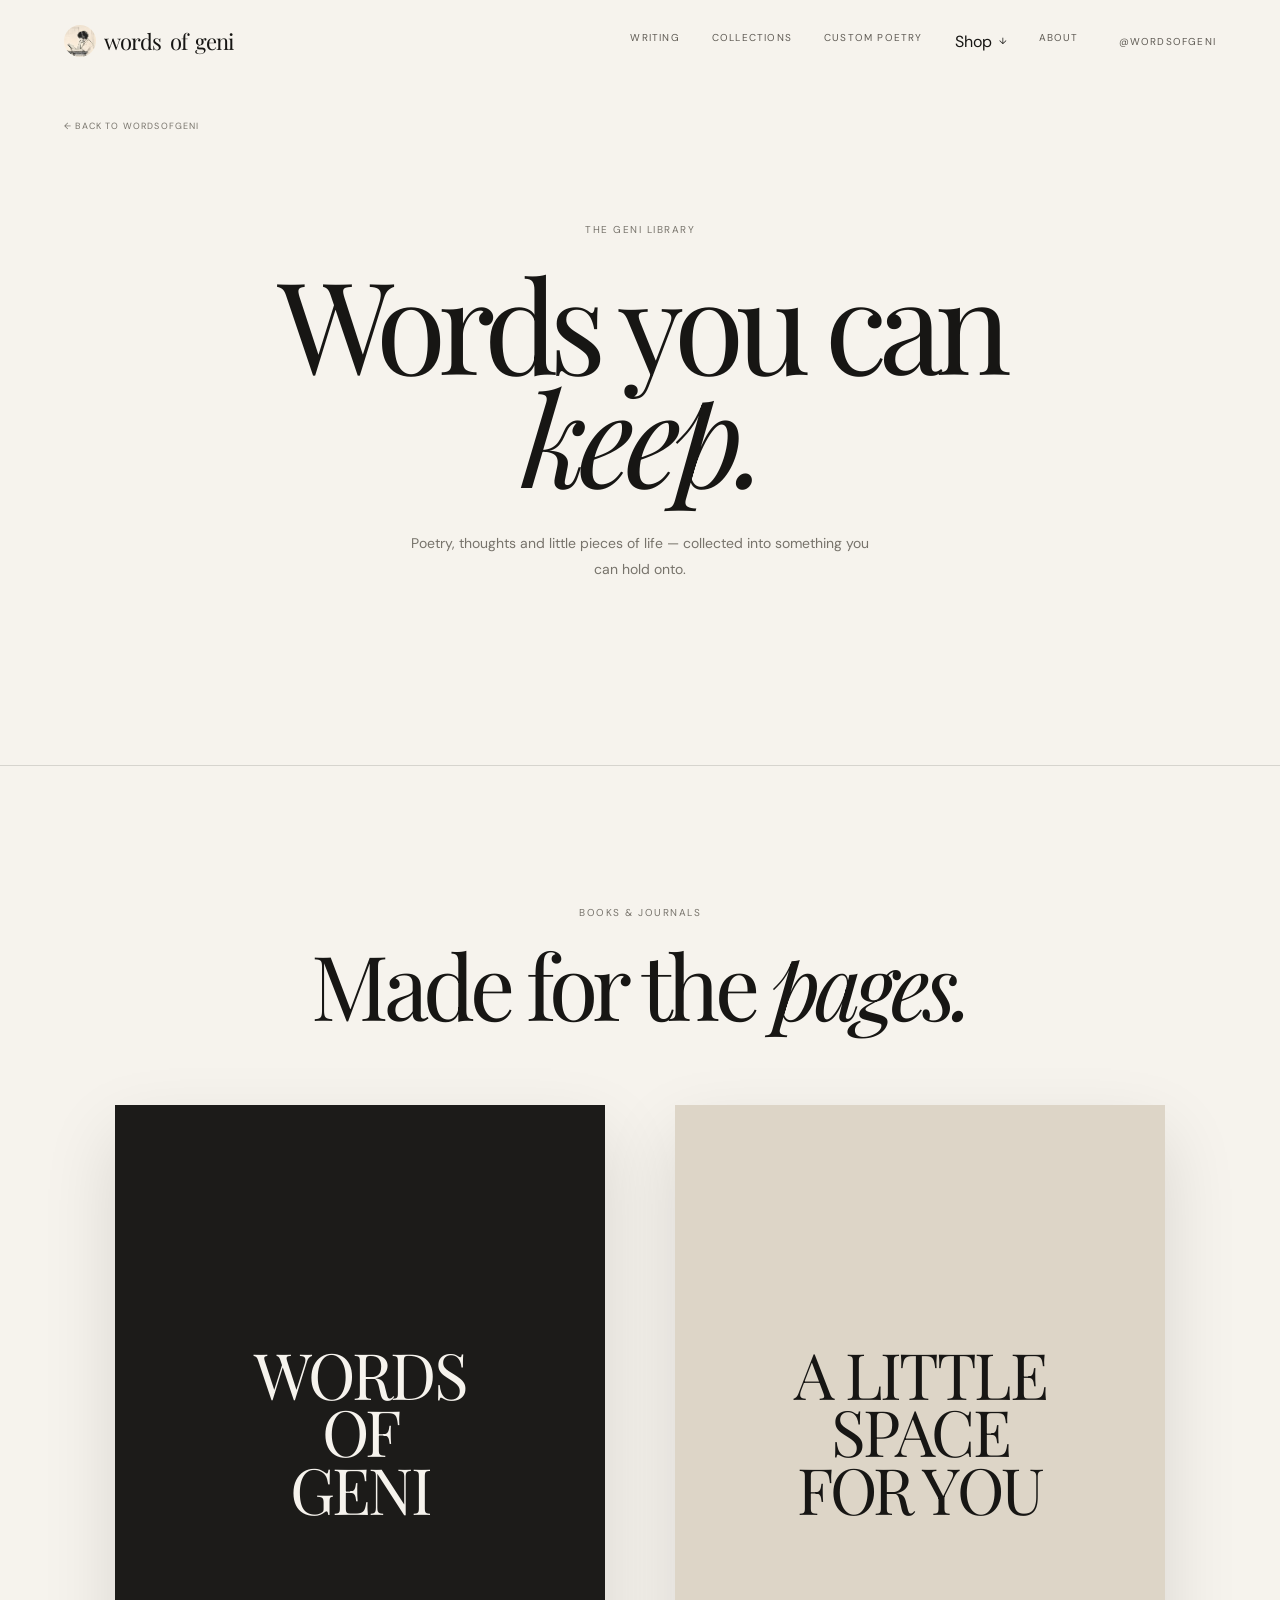
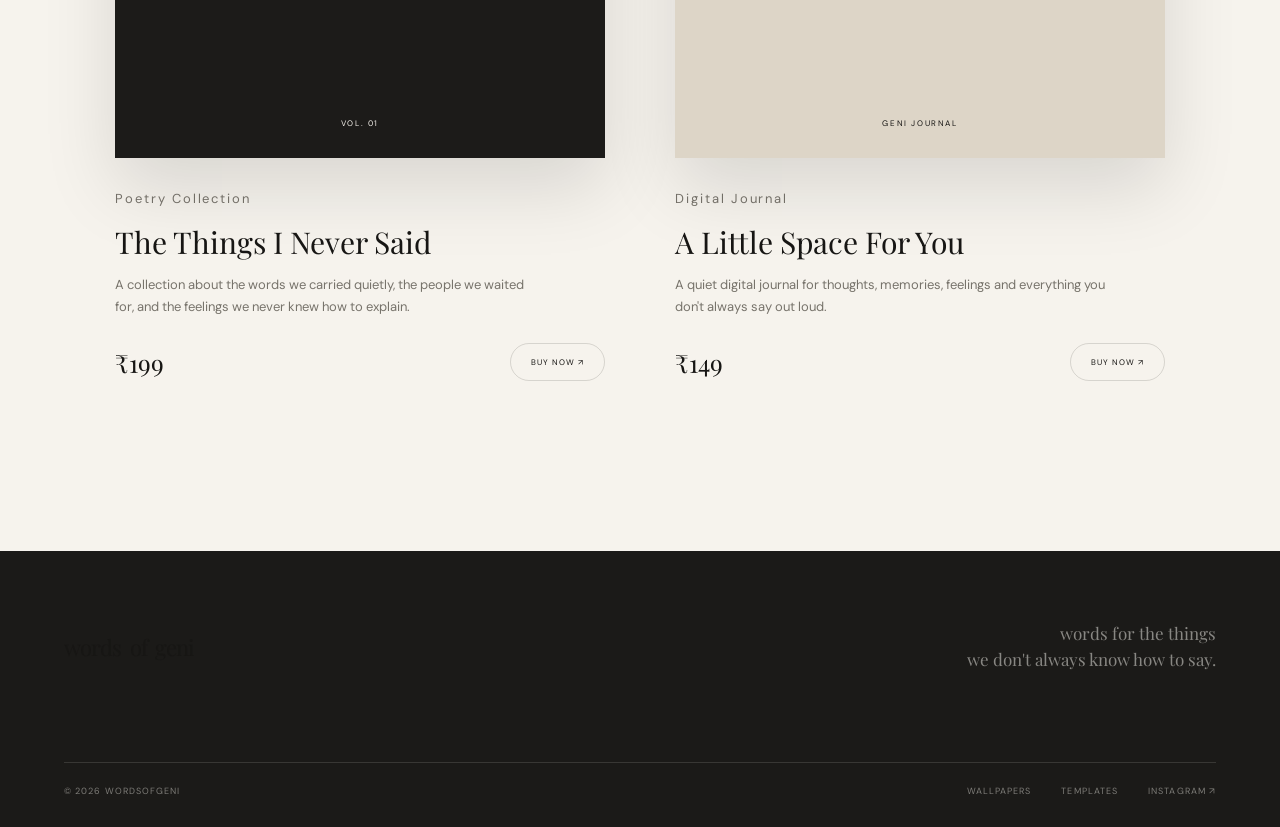
<file: book.html>
<!DOCTYPE html>
<html lang="en">

<head>
  <meta charset="UTF-8">

  <meta
    name="viewport"
    content="width=device-width, initial-scale=1.0"
  >

  <title>Books — WordsofGeni</title>

  <link rel="preconnect" href="https://fonts.googleapis.com">
  <link rel="preconnect" href="https://fonts.gstatic.com" crossorigin>

  <link
    href="https://fonts.googleapis.com/css2?family=DM+Sans:wght@400;500;600&family=Playfair+Display:ital,wght@0,400;0,500;1,400;1,500&display=swap"
    rel="stylesheet"
  >

  <link rel="stylesheet" href="style.css">
</head>

<body class="shop-page">

  <header class="header">

    <a href="index.html" class="logo">
         <img src="./img/geni.jpg" alt="WordsofGeni">
      words <span>of</span> geni
    </a>

    <nav class="nav">

      <a href="../index.html#writing">
        Writing
      </a>

      <a href="../index.html#collections">
        Collections
      </a>

      <a href="../index.html#custom-poem">
        Custom Poetry
      </a>


      <div class="nav-shop">

        <button class="shop-trigger">
          Shop
          <span>↓</span>
        </button>


        <div class="shop-dropdown">

          <a href="../book.html">
            <span>01</span>
            Books
          </a>

          <a href="../Wallpaper/wallpaper.html">
            <span>02</span>
            Wallpapers
          </a>

          <a href="../templates.html">
            <span>03</span>
            Templates
          </a>

        </div>

      </div>


      <a href="../index.html#about">
        About
      </a>

    </nav>


    <a
      href="https://instagram.com/wordsofgeni"
      target="_blank"
      class="instagram"
    >
      @wordsofgeni
    </a>

  </header>


  <main>

    <section class="shop-hero">

      <a href="index.html" class="back-link">
        ← Back to WordsofGeni
      </a>

      <div class="shop-hero-content reveal">

        <p class="label">
          The Geni Library
        </p>

        <h1>
          Words you can
          <em>keep.</em>
        </h1>

        <p>
          Poetry, thoughts and little pieces
          of life — collected into something
          you can hold onto.
        </p>

      </div>

    </section>


    <section class="products-section">

      <div class="shop-heading reveal">

        <p class="label">
          Books & Journals
        </p>

        <h2>
          Made for the
          <em>pages.</em>
        </h2>

      </div>


      <div class="product-grid">


        <!-- BOOK 01 -->

        <article class="product-card reveal">

          <div class="product-cover book-cover-one">

            <span>WORDS<br>OF<br>GENI</span>

            <small>
              VOL. 01
            </small>

          </div>

          <div class="product-info">

            <p class="product-type">
              Poetry Collection
            </p>

            <h3>
              The Things I Never Said
            </h3>

            <p>
              A collection about the words
              we carried quietly, the people
              we waited for, and the feelings
              we never knew how to explain.
            </p>

            <div class="product-bottom">

              <strong>
                ₹199
              </strong>

              <a href="#" class="product-button">
                Buy now ↗
              </a>

            </div>

          </div>

        </article>


        <!-- JOURNAL -->

        <article class="product-card reveal delay-1">

          <div class="product-cover book-cover-two">

            <span>
              A LITTLE<br>
              SPACE<br>
              FOR YOU
            </span>

            <small>
              GENI JOURNAL
            </small>

          </div>

          <div class="product-info">

            <p class="product-type">
              Digital Journal
            </p>

            <h3>
              A Little Space For You
            </h3>

            <p>
              A quiet digital journal for
              thoughts, memories, feelings
              and everything you don't always
              say out loud.
            </p>

            <div class="product-bottom">

              <strong>
                ₹149
              </strong>

              <a href="#" class="product-button">
                Buy now ↗
              </a>

            </div>

          </div>

        </article>


      </div>

    </section>

  </main>


  <footer>

    <div class="footer-top">

      <a href="index.html" class="logo">
        words <span>of</span> geni
      </a>

      <p>
        words for the things<br>
        we don't always know how to say.
      </p>

    </div>

    <div class="footer-bottom">

      <span>
        © 2026 WordsofGeni
      </span>

      <div>

        <a href="wallpapers.html">
          wallpapers
        </a>

        <a href="templates.html">
          templates
        </a>

        <a href="https://instagram.com/wordsofgeni" target="_blank">
          instagram ↗
        </a>

      </div>

    </div>

  </footer>


  <script src="script.js"></script>

</body>
</html>
</file>
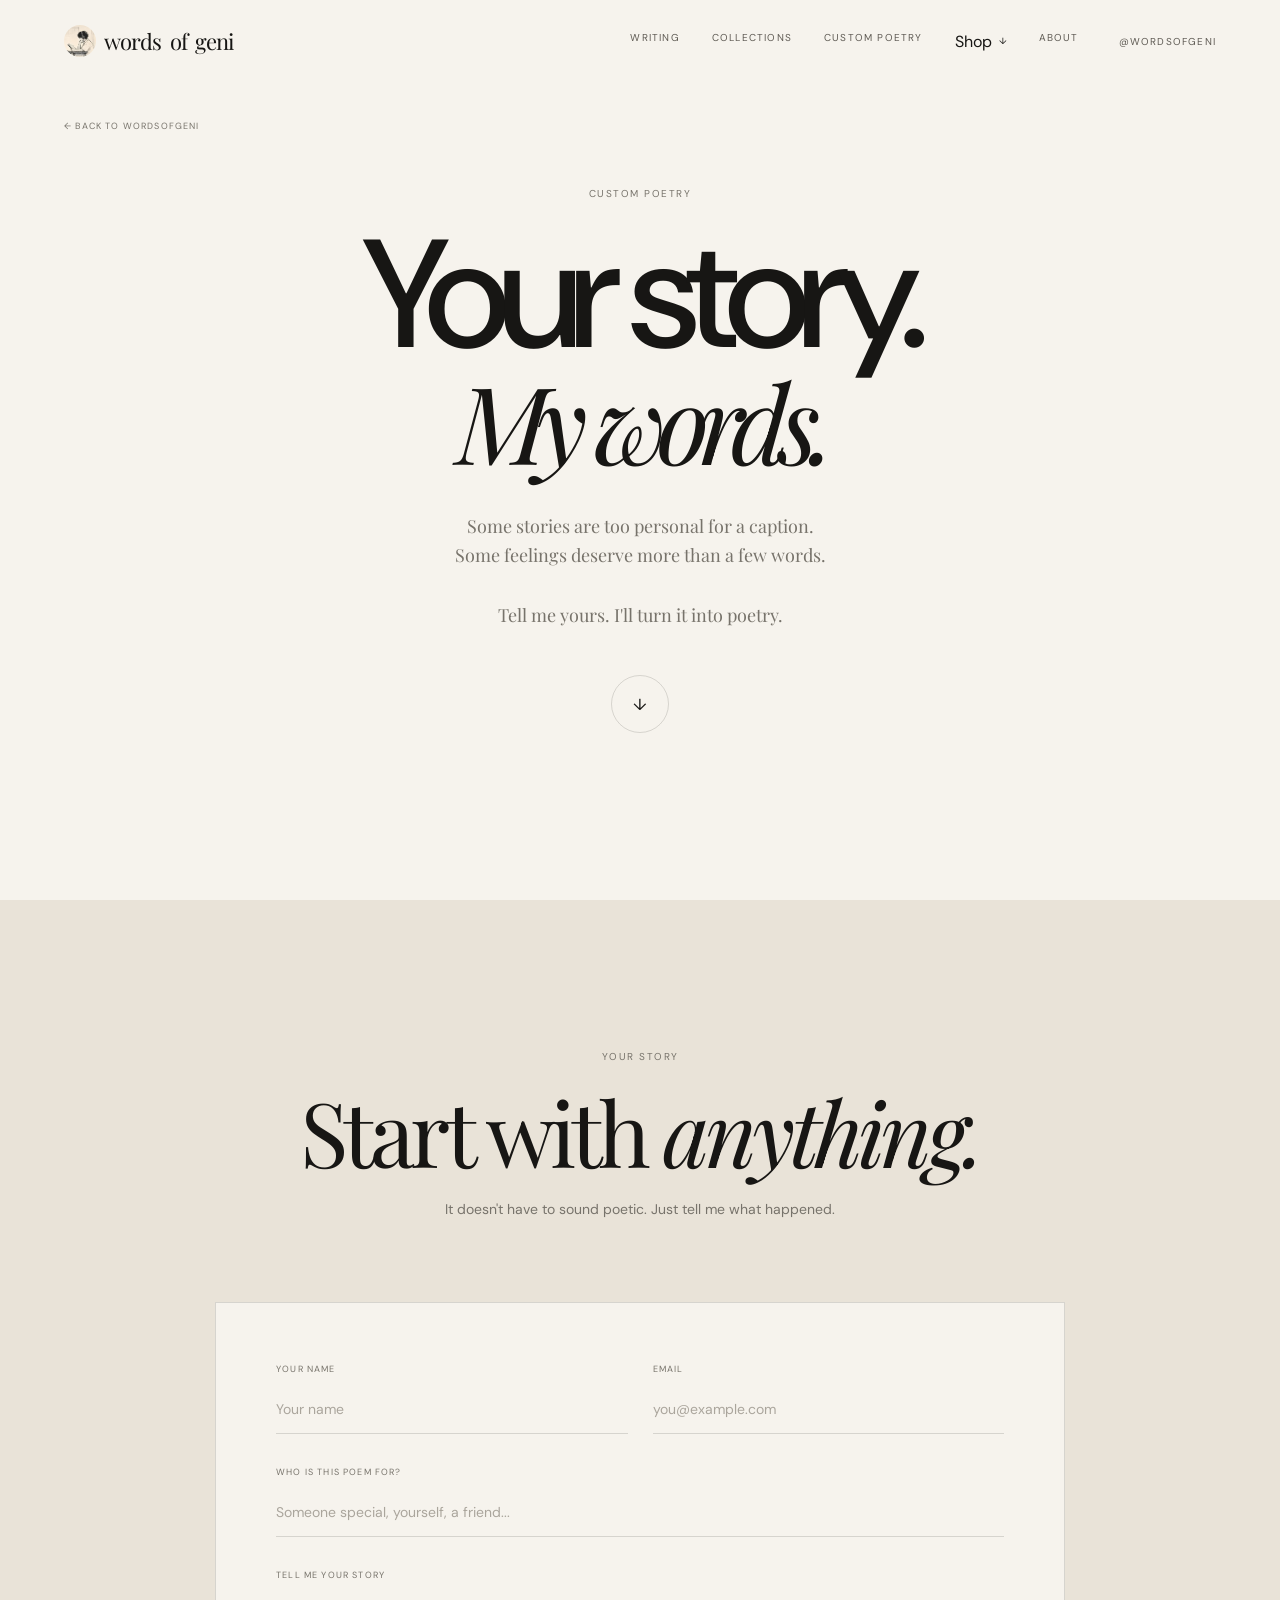
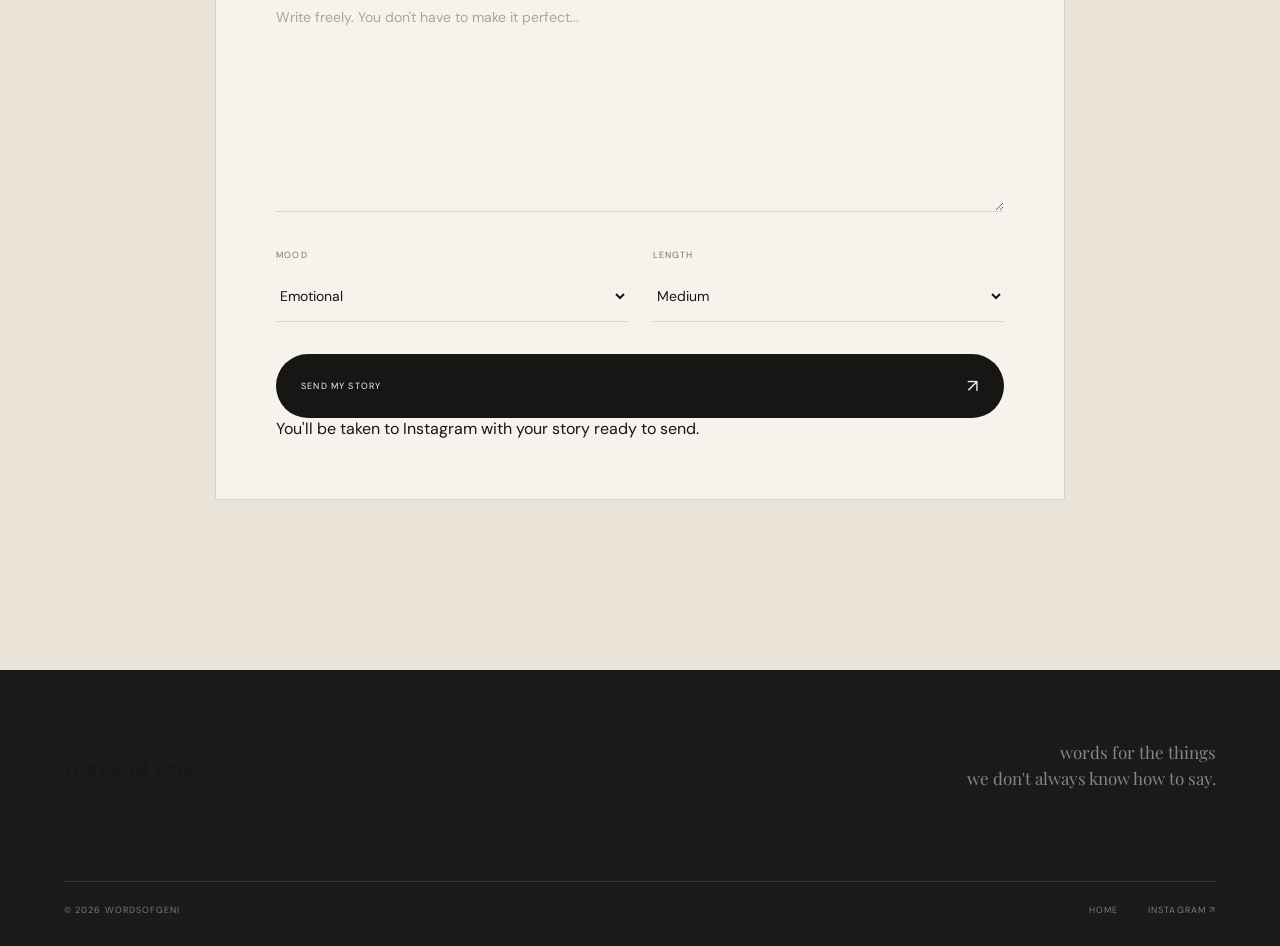
<file: custom-poem.html>
<!DOCTYPE html>
<html lang="en">

<head>

    <meta charset="UTF-8">

    <meta name="viewport" content="width=device-width, initial-scale=1.0">

    <title>Custom Poetry — WordsofGeni</title>

    <link rel="preconnect" href="https://fonts.googleapis.com">

    <link rel="preconnect" href="https://fonts.gstatic.com" crossorigin>

    <link
        href="https://fonts.googleapis.com/css2?family=DM+Sans:wght@400;500;600&family=Playfair+Display:ital,wght@0,400;0,500;1,400;1,500&display=swap"
        rel="stylesheet">

    <link rel="stylesheet" href="style.css">

</head>


<body class="custom-page">


    <!-- HEADER -->

    <header class="header">

        <a href="index.html" class="logo">
             <img src="./img/geni.jpg" alt="WordsofGeni">
            words <span>of</span> geni
        </a>


        <nav class="nav">

            <a href="index.html#writing">
                Writing
            </a>

            <a href="index.html#collections">
                Collections
            </a>

            <a href="custom-poem.html">
                Custom Poetry
            </a>
            <div class="nav-shop">

                <button class="shop-trigger">
                    Shop
                    <span>↓</span>
                </button>


                <div class="shop-dropdown">

                    <a href="book.html">
                        <span>01</span>
                        Books
                    </a>

                    <a href="wallpaper.html">
                        <span>02</span>
                        Wallpapers
                    </a>

                    <a href="templates.html">
                        <span>03</span>
                        Templates
                    </a>

                </div>

            </div>

            <a href="index.html#about">
                About
            </a>

        </nav>


        <a href="https://instagram.com/wordsofgeni" target="_blank" class="instagram">
            @wordsofgeni
        </a>


        <button class="menu-btn">

            <span></span>
            <span></span>

        </button>

    </header>



    <!-- PAGE -->

    <main>


        <section class="custom-hero">


            <a href="index.html" class="back-link">
                ← Back to WordsofGeni
            </a>


            <div class="custom-page-content">


                <p class="label reveal">
                    Custom Poetry
                </p>


                <h1>

                    <span class="reveal">
                        Your story.
                    </span>

                    <span class="serif italic reveal delay-1">
                        My words.
                    </span>

                </h1>


                <p class="custom-description reveal delay-2">

                    Some stories are too personal
                    for a caption.

                    <br>

                    Some feelings deserve more
                    than a few words.

                    <br><br>

                    Tell me yours.
                    I'll turn it into poetry.

                </p>


                <a href="#request" class="circle-btn reveal delay-3">
                    ↓
                </a>


            </div>


        </section>



        <!-- REQUEST SECTION -->

        <section class="request-section" id="request">


            <div class="request-heading reveal">

                <p class="label">
                    Your story
                </p>

                <h2>
                    Start with
                    <em>anything.</em>
                </h2>

                <p>
                    It doesn't have to sound poetic.
                    Just tell me what happened.
                </p>

            </div>



            <form class="request-form">


                <div class="form-row">


                    <div class="form-group">

                        <label>
                            Your name
                        </label>

                        <input type="text" placeholder="Your name" required>

                    </div>


                    <div class="form-group">

                        <label>
                            Email
                        </label>

                        <input type="email" placeholder="you@example.com" required>

                    </div>


                </div>



                <div class="form-group">

                    <label>
                        Who is this poem for?
                    </label>

                    <input type="text" placeholder="Someone special, yourself, a friend..." required>

                </div>



                <div class="form-group">

                    <label>
                        Tell me your story
                    </label>

                    <textarea rows="8" placeholder="Write freely. You don't have to make it perfect..."
                        required></textarea>

                </div>



                <div class="form-row">


                    <div class="form-group">

                        <label>
                            Mood
                        </label>

                        <select>

                            <option>Emotional</option>
                            <option>Romantic</option>
                            <option>Healing</option>
                            <option>Hopeful</option>
                            <option>Deep</option>
                            <option>Bittersweet</option>

                        </select>

                    </div>


                    <div class="form-group">

                        <label>
                            Length
                        </label>

                        <select>

                            <option>Short</option>
                            <option selected>Medium</option>
                            <option>Long</option>

                        </select>

                    </div>


                </div>



                <button type="submit" class="submit-poem">

                    <span>
                        Send my story
                    </span>

                    <span>
                        ↗
                    </span>

                </button>
                <p class="form-note">
                    You'll be taken to Instagram with your story ready to send.
                </p>


            </form>


        </section>


    </main>



    <!-- FOOTER -->

    <footer>

        <div class="footer-top">

            <a href="index.html" class="logo">
                words <span>of</span> geni
            </a>


            <p>
                words for the things<br>
                we don't always know how to say.
            </p>

        </div>


        <div class="footer-bottom">

            <span>
                © 2026 WordsofGeni
            </span>


            <div>

                <a href="index.html">
                    home
                </a>

                <a href="https://instagram.com/wordsofgeni" target="_blank">
                    instagram ↗
                </a>

            </div>

        </div>

    </footer>


    <script src="script.js"></script>

</body>

</html>
</file>
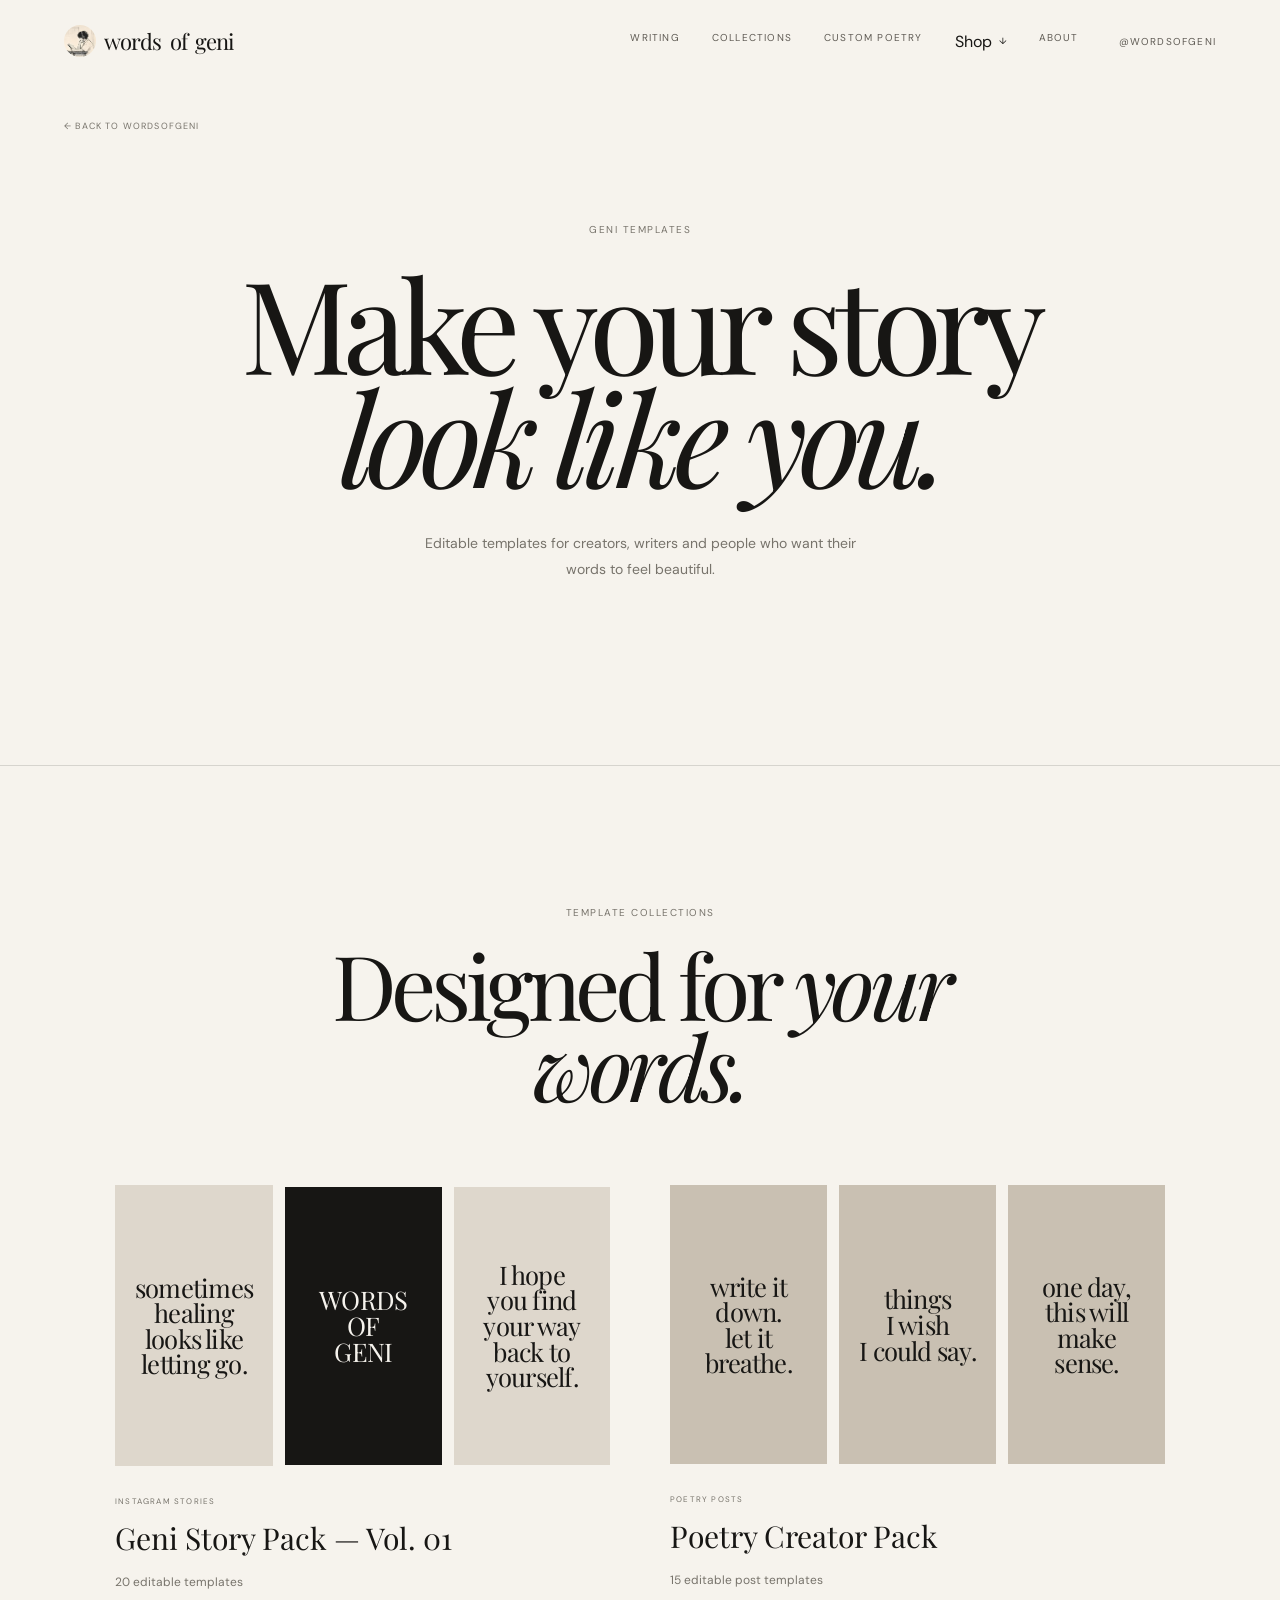
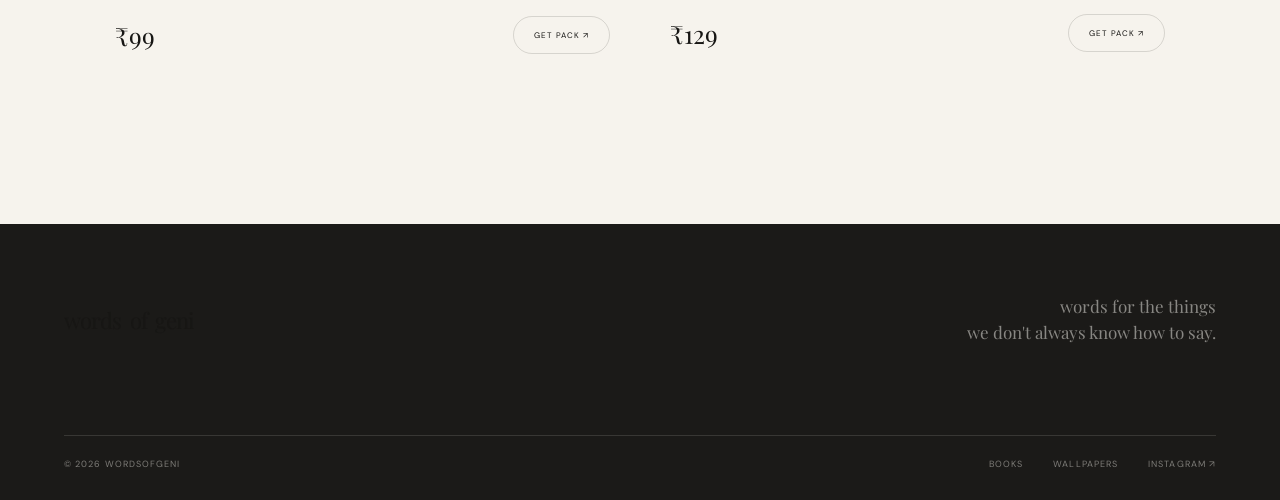
<file: templates.html>
<!DOCTYPE html>
<html lang="en">

<head>

    <meta charset="UTF-8">

    <meta name="viewport" content="width=device-width, initial-scale=1.0">

    <title>Templates — WordsofGeni</title>

    <link rel="preconnect" href="https://fonts.googleapis.com">

    <link
        href="https://fonts.googleapis.com/css2?family=DM+Sans:wght@400;500;600&family=Playfair+Display:ital,wght@0,400;0,500;1,400;1,500&display=swap"
        rel="stylesheet">

    <link rel="stylesheet" href="style.css">

</head>


<body class="shop-page">


    <header class="header">

        <a href="index.html" class="logo">
            <img src="./img/geni.jpg" alt="WordsofGeni">
            words <span>of</span> geni
        </a>

        <nav class="nav">

            <a href="../index.html#writing">
                Writing
            </a>

            <a href="../index.html#collections">
                Collections
            </a>

            <a href="../index.html#custom-poem">
                Custom Poetry
            </a>


            <div class="nav-shop">

                <button class="shop-trigger">
                    Shop
                    <span>↓</span>
                </button>


                <div class="shop-dropdown">

                    <a href="../book.html">
                        <span>01</span>
                        Books
                    </a>

                    <a href="../Wallpaper/wallpaper.html">
                        <span>02</span>
                        Wallpapers
                    </a>

                    <a href="../templates.html">
                        <span>03</span>
                        Templates
                    </a>

                </div>

            </div>


            <a href="../index.html#about">
                About
            </a>

        </nav>


        <a href="https://instagram.com/wordsofgeni" target="_blank" class="instagram">
            @wordsofgeni
        </a>

    </header>


    <main>


        <section class="shop-hero template-hero">

            <a href="index.html" class="back-link">
                ← Back to WordsofGeni
            </a>

            <div class="shop-hero-content reveal">

                <p class="label">
                    Geni Templates
                </p>

                <h1>
                    Make your story
                    <em>look like you.</em>
                </h1>

                <p>
                    Editable templates for creators,
                    writers and people who want their
                    words to feel beautiful.
                </p>

            </div>

        </section>


        <section class="products-section">

            <div class="shop-heading reveal">

                <p class="label">
                    Template Collections
                </p>

                <h2>
                    Designed for
                    <em>your words.</em>
                </h2>

            </div>


            <div class="template-grid">


                <article class="template-product reveal">

                    <div class="template-preview">

                        <div class="template-slide">
                            <span>
                                sometimes<br>
                                healing<br>
                                looks like<br>
                                letting go.
                            </span>
                        </div>

                        <div class="template-slide small-slide">
                            <span>
                                WORDS<br>
                                OF<br>
                                GENI
                            </span>
                        </div>

                        <div class="template-slide">
                            <span>
                                I hope<br>
                                you find<br>
                                your way<br>
                                back to yourself.
                            </span>
                        </div>

                    </div>


                    <div class="template-info">

                        <p>
                            INSTAGRAM STORIES
                        </p>

                        <h3>
                            Geni Story Pack — Vol. 01
                        </h3>

                        <span>
                            20 editable templates
                        </span>

                        <div class="product-bottom">

                            <strong>
                                ₹99
                            </strong>

                            <a href="#" class="product-button">
                                Get pack ↗
                            </a>

                        </div>

                    </div>

                </article>


                <article class="template-product reveal delay-1">

                    <div class="template-preview">

                        <div class="template-slide quote-slide">
                            <span>
                                write it down.<br>
                                let it breathe.
                            </span>
                        </div>

                        <div class="template-slide quote-slide">
                            <span>
                                things<br>
                                I wish<br>
                                I could say.
                            </span>
                        </div>

                        <div class="template-slide quote-slide">
                            <span>
                                one day,<br>
                                this will<br>
                                make sense.
                            </span>
                        </div>

                    </div>


                    <div class="template-info">

                        <p>
                            POETRY POSTS
                        </p>

                        <h3>
                            Poetry Creator Pack
                        </h3>

                        <span>
                            15 editable post templates
                        </span>

                        <div class="product-bottom">

                            <strong>
                                ₹129
                            </strong>

                            <a href="#" class="product-button">
                                Get pack ↗
                            </a>

                        </div>

                    </div>

                </article>


            </div>

        </section>

    </main>


    <footer>

        <div class="footer-top">

            <a href="index.html" class="logo">
                words <span>of</span> geni
            </a>

            <p>
                words for the things<br>
                we don't always know how to say.
            </p>

        </div>

        <div class="footer-bottom">

            <span>
                © 2026 WordsofGeni
            </span>

            <div>

                <a href="books.html">books</a>

                <a href="wallpapers.html">wallpapers</a>

                <a href="https://instagram.com/wordsofgeni" target="_blank">
                    instagram ↗
                </a>

            </div>

        </div>

    </footer>


    <script src="script.js"></script>

</body>

</html>
</file>
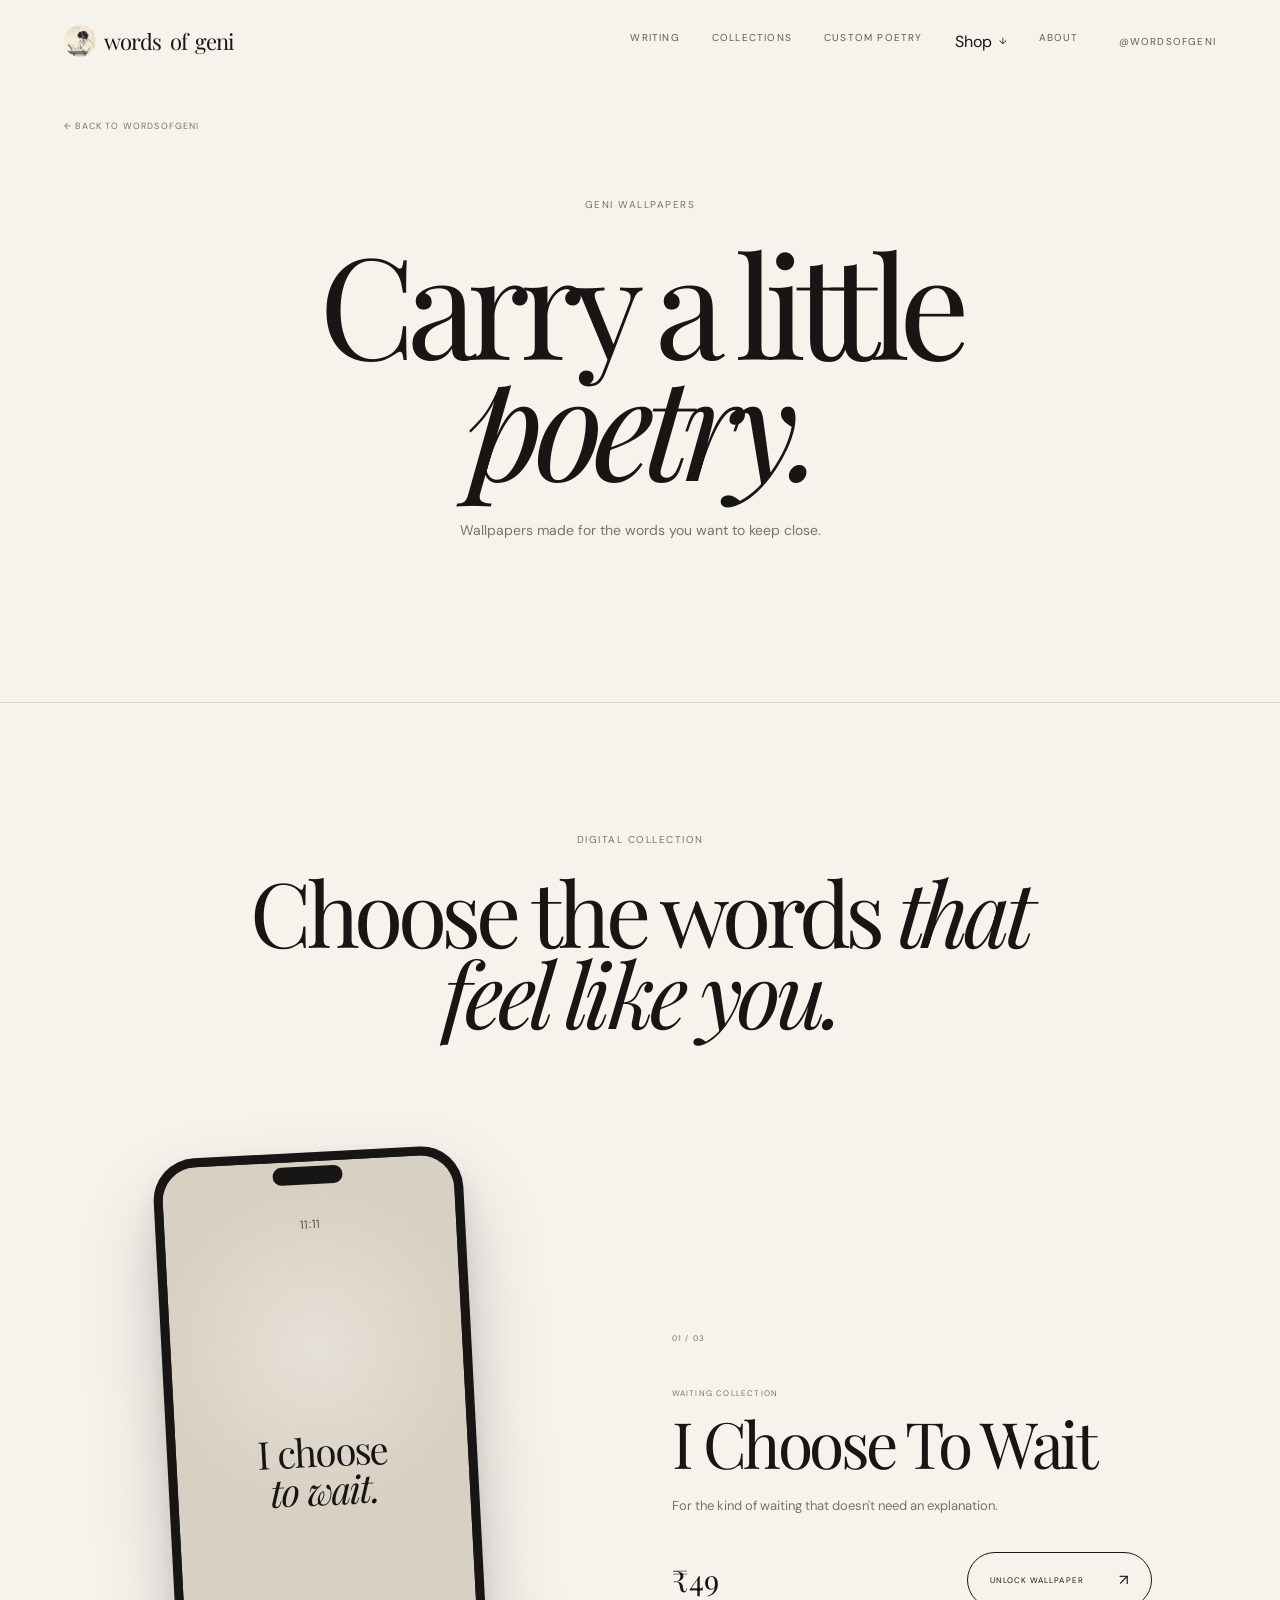
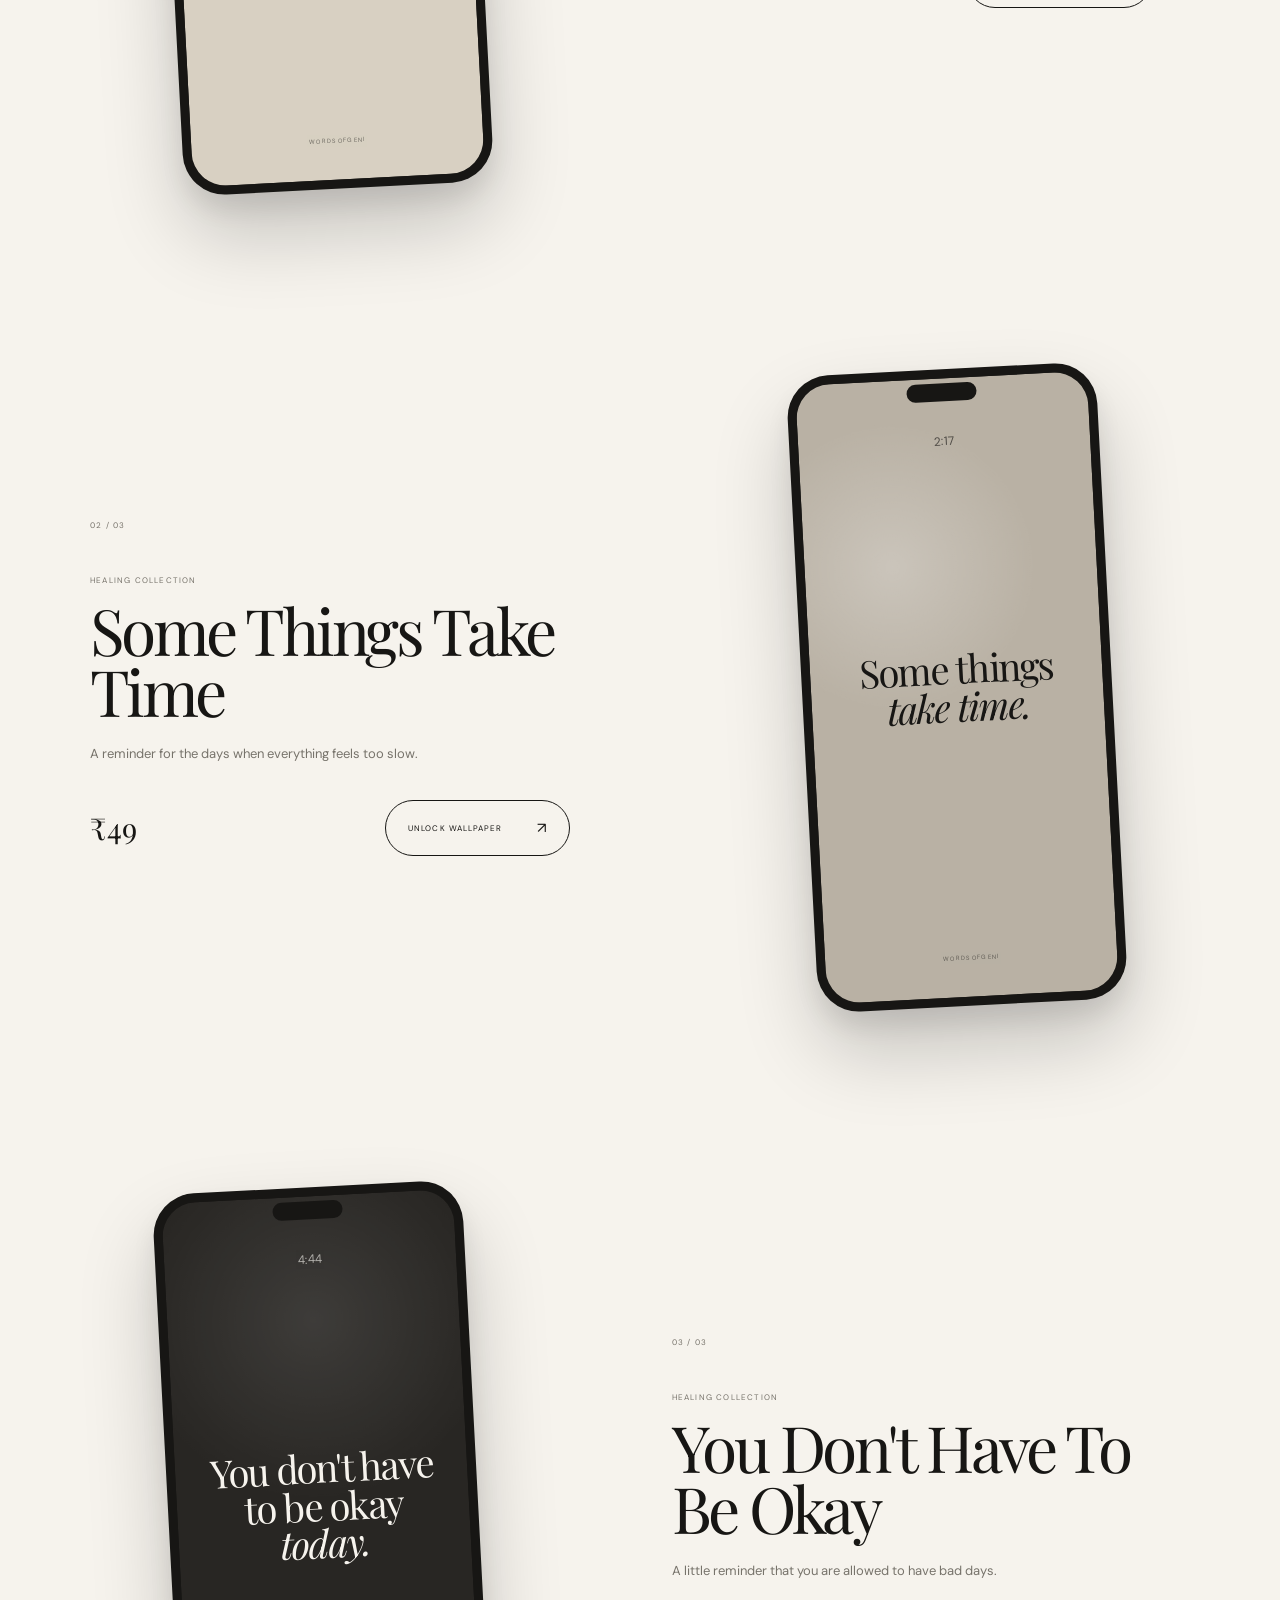
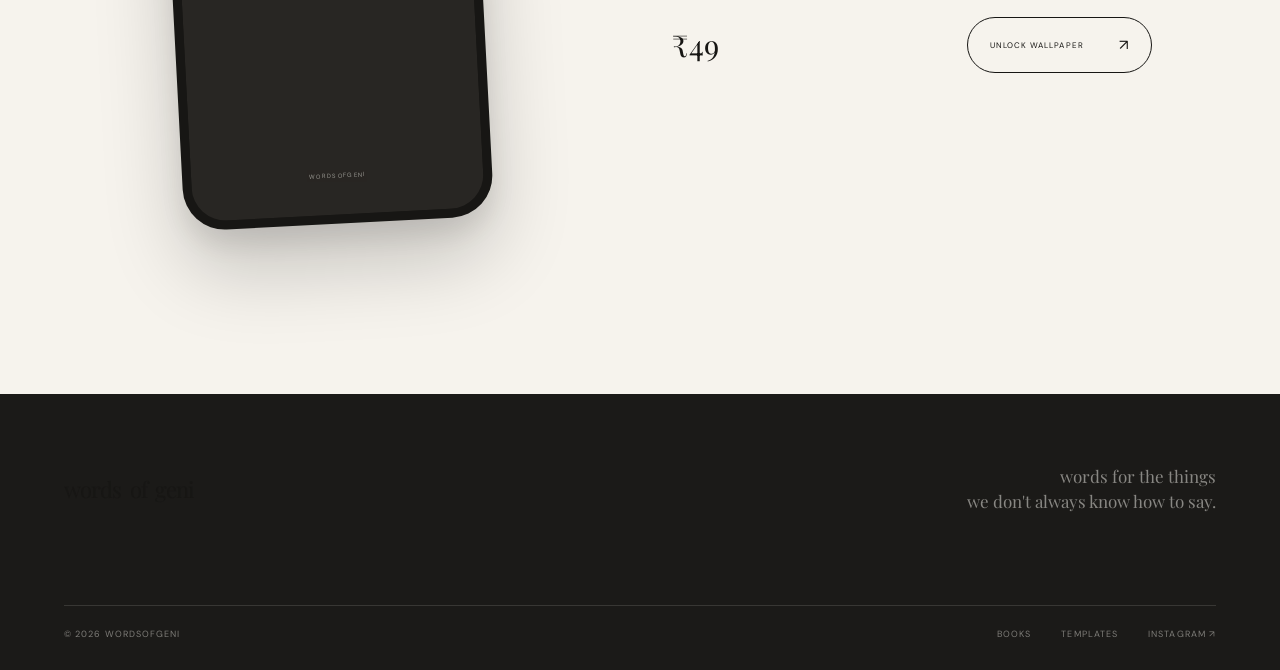
<file: Wallpaper/wallpaper.html>
<!DOCTYPE html>

<html lang="en">

<head>

  <meta charset="UTF-8">

  <meta name="viewport" content="width=device-width, initial-scale=1.0">

  <title>Wallpapers — WordsofGeni</title>

  <link rel="preconnect" href="https://fonts.googleapis.com">

  <link rel="preconnect" href="https://fonts.gstatic.com" crossorigin>

  <link
    href="https://fonts.googleapis.com/css2?family=DM+Sans:wght@400;500;600&family=Playfair+Display:ital,wght@0,400;0,500;1,400;1,500&display=swap"
    rel="stylesheet">
  <link rel="stylesheet" href="../style.css">
  <link rel="stylesheet" href="./wallpaper.css">

</head>

<body class="shop-page wallpaper-shop-page">

  <!-- HEADER -->

  <header class="header">

    <a href="../index.html" class="logo">
       <img src="../img/geni.jpg" alt="WordsofGeni">
      words <span>of</span> geni
    </a>


    <nav class="nav">

      <a href="../index.html#writing">
        Writing
      </a>

      <a href="../index.html#collections">
        Collections
      </a>

      <a href="../index.html#custom-poem">
        Custom Poetry
      </a>


      <div class="nav-shop">

        <button class="shop-trigger">
          Shop
          <span>↓</span>
        </button>


        <div class="shop-dropdown">

          <a href="../book.html">
            <span>01</span>
            Books
          </a>

          <a href="../Wallpaper/wallpaper.html">
            <span>02</span>
            Wallpapers
          </a>

          <a href="../templates.html">
            <span>03</span>
            Templates
          </a>

        </div>

      </div>


      <a href="../index.html#about">
        About
      </a>

    </nav>


    <a href="https://instagram.com/wordsofgeni" target="_blank" class="instagram">
      @wordsofgeni
    </a>
  </header>

  <!-- HERO -->
  <main>
    <section class="wallpaper-shop-hero">


      <a href="../" class="back-link">
        ← Back to WordsofGeni
      </a>


      <div class="wallpaper-hero-content reveal">


        <p class="label">
          Geni Wallpapers
        </p>


        <h1>

          Carry a little
          <em>poetry.</em>

        </h1>


        <p>

          Wallpapers made for the words
          you want to keep close.

        </p>


      </div>


    </section>



    <!-- PRODUCTS -->

    <section class="wallpaper-store">


      <div class="store-intro reveal">

        <p class="label">
          Digital Collection
        </p>

        <h2>
          Choose the words
          <em>that feel like you.</em>
        </h2>

      </div>



      <div class="wallpaper-products">



        <!-- PRODUCT 01 -->

        <article class="wallpaper-item reveal" data-product="i-choose-to-wait">


          <div class="phone-stage">


            <div class="phone">


              <div class="phone-speaker"></div>


              <div class="phone-screen wallpaper-preview-one">


                <div class="phone-time">
                  11:11
                </div>


                <div class="wallpaper-quote">

                  I choose
                  <br>
                  <em>to wait.</em>

                </div>


                <div class="preview-watermark">
                  WORDSOFGENI
                </div>


              </div>


            </div>


          </div>



          <div class="wallpaper-product-info">


            <div class="wallpaper-product-number">
              01 / 03
            </div>


            <p class="product-category">
              WAITING COLLECTION
            </p>


            <h3>
              I Choose To Wait
            </h3>


            <p class="product-description">

              For the kind of waiting that
              doesn't need an explanation.

            </p>


            <div class="wallpaper-product-bottom">


              <strong>
                ₹49
              </strong>


              <button class="unlock-button" data-product="i-choose-to-wait">

                <span>
                  Unlock Wallpaper
                </span>

                <span>
                  ↗
                </span>

              </button>


            </div>


          </div>


        </article>



        <!-- PRODUCT 02 -->

        <article class="wallpaper-item reverse reveal" data-product="some-things-take-time">


          <div class="phone-stage">


            <div class="phone">


              <div class="phone-speaker"></div>


              <div class="phone-screen wallpaper-preview-two">


                <div class="phone-time">
                  2:17
                </div>


                <div class="wallpaper-quote">

                  Some things
                  <br>
                  <em>take time.</em>

                </div>


                <div class="preview-watermark">
                  WORDSOFGENI
                </div>


              </div>


            </div>


          </div>



          <div class="wallpaper-product-info">


            <div class="wallpaper-product-number">
              02 / 03
            </div>


            <p class="product-category">
              HEALING COLLECTION
            </p>


            <h3>
              Some Things Take Time
            </h3>


            <p class="product-description">

              A reminder for the days
              when everything feels too slow.

            </p>


            <div class="wallpaper-product-bottom">


              <strong>
                ₹49
              </strong>


              <button class="unlock-button" data-product="some-things-take-time">

                <span>
                  Unlock Wallpaper
                </span>

                <span>
                  ↗
                </span>

              </button>


            </div>


          </div>


        </article>



        <!-- PRODUCT 03 -->

        <article class="wallpaper-item reveal" data-product="you-dont-have-to-be-okay">


          <div class="phone-stage">


            <div class="phone">


              <div class="phone-speaker"></div>


              <div class="phone-screen wallpaper-preview-three">


                <div class="phone-time">
                  4:44
                </div>


                <div class="wallpaper-quote">

                  You don't have
                  <br>
                  to be okay
                  <br>
                  <em>today.</em>

                </div>


                <div class="preview-watermark">
                  WORDSOFGENI
                </div>


              </div>


            </div>


          </div>



          <div class="wallpaper-product-info">


            <div class="wallpaper-product-number">
              03 / 03
            </div>


            <p class="product-category">
              HEALING COLLECTION
            </p>


            <h3>
              You Don't Have To Be Okay
            </h3>


            <p class="product-description">

              A little reminder that
              you are allowed to have bad days.

            </p>


            <div class="wallpaper-product-bottom">


              <strong>
                ₹49
              </strong>


              <button class="unlock-button" data-product="you-dont-have-to-be-okay">

                <span>
                  Unlock Wallpaper
                </span>

                <span>
                  ↗
                </span>

              </button>


            </div>


          </div>


        </article>


      </div>


    </section>


  </main>

  <!-- FOOTER -->

  <footer>
    <div class="footer-top">


      <a href="index.html" class="logo">
        words <span>of</span> geni
      </a>


      <p>

        words for the things
        <br>
        we don't always know how to say.

      </p>


    </div>


    <div class="footer-bottom">


      <span>
        © 2026 WordsofGeni
      </span>


      <div>

        <a href="books.html">
          books
        </a>

        <a href="templates.html">
          templates
        </a>

        <a href="https://instagram.com/wordsofgeni" target="_blank">
          instagram ↗
        </a>

      </div>


    </div>

  </footer>

  <script src="../script.js"></script>
  <script src="wallpaper.js"></script>

</body>

</html>
</file>
<file: style.css>
:root {
  --paper: #f6f3ed;
  --paper-dark: #e9e3d8;
  --ink: #171614;
  --muted: #77736b;
  --line: rgba(23, 22, 20, 0.14);
  --dark: #1b1a18;

  --serif: "Playfair Display", Georgia, serif;
  --sans: "DM Sans", Arial, sans-serif;

  --ease: cubic-bezier(.22, 1, .36, 1);
}


* {
  margin: 0;
  padding: 0;
  box-sizing: border-box;
}


html {
  scroll-behavior: smooth;
}


body {
  background: var(--paper);
  color: var(--ink);
  font-family: var(--sans);
  overflow-x: hidden;
  -webkit-font-smoothing: antialiased;
}


body.menu-open {
  overflow: hidden;
}


::selection {
  background: var(--ink);
  color: var(--paper);
}


a {
  color: inherit;
  text-decoration: none;
}


button {
  font-family: inherit;
}


/* =========================
   LOADER
========================= */

.loader {
  position: fixed;
  inset: 0;
  z-index: 9999;
  display: grid;
  place-items: center;
  background: var(--ink);
  color: var(--paper);
  transition:
    transform 1s var(--ease);
}


.loader.hide {
  transform: translateY(-100%);
}


.loader span {
  font-family: var(--serif);
  font-style: italic;
  font-size: 60px;

  animation: loaderPulse 1s infinite alternate;
}


@keyframes loaderPulse {

  from {
    opacity: .3;
    transform: translateY(5px);
  }

  to {
    opacity: 1;
    transform: translateY(-5px);
  }

}


/* =========================
   HEADER
========================= */

.header {
  position: fixed;

  top: 0;
  left: 0;

  width: 100%;
  height: 82px;

  padding: 0 5vw;

  display: flex;
  align-items: center;
  justify-content: space-between ;

  z-index: 100;

  transition:
    background .4s ease,
    backdrop-filter .4s ease;
}


.header.scrolled {
  background: rgba(246, 243, 237, .85);
  backdrop-filter: blur(15px);
  border-bottom: 1px solid var(--line);
}


.logo {
  display: flex;
  align-items: center;
  gap: 8px;
  color: var(--ink);
  font-family: var(--serif);
  font-size: 22px;
  text-decoration: none;
  letter-spacing: -0.04em;
}
.logo img {
    width: 32px;
    height: 32px;
    object-fit: cover;
    border-radius: 50%;

    flex-shrink: 0;
}

.logo-text {
    font-family: var(--serif);
    font-size: 20px;
    line-height: 1;
    letter-spacing: -.04em;
}

.logo-text span {
    opacity: .45;
}


.nav {
  display: flex;
  gap: 32px;
  margin-left: auto;
  margin-right: 40px;
}


.nav a,
.instagram {
  position: relative;

  font-size: 10px;
  text-transform: uppercase;
  letter-spacing: .12em;

  color: #5f5b54;
}


.nav a::after,
.instagram::after,
.footer-bottom a::after {
  content: "";

  position: absolute;

  left: 0;
  bottom: -5px;

  width: 100%;
  height: 1px;

  background: currentColor;

  transform: scaleX(0);
  transform-origin: right;

  transition: transform .4s var(--ease);
}


.nav a:hover::after,
.instagram:hover::after,
.footer-bottom a:hover::after {
  transform: scaleX(1);
  transform-origin: left;
}

/* =========================
   SHOP NAV DROPDOWN
========================= */

.nav-shop {
  position: relative;
}


.shop-trigger {
  display: flex;

  align-items: center;

  gap: 7px;

  padding: 0;

  border: 0;

  background: none;

  color: inherit;

  font-family: inherit;

  font-size: inherit;

  cursor: pointer;
}


.shop-trigger span {
  font-size: 9px;

  transition:
    transform .4s var(--ease);
}


.nav-shop:hover .shop-trigger span {
  transform: rotate(180deg);
}


.shop-dropdown {
  position: absolute;

  top: calc(100% + 20px);

  left: 50%;

  width: 210px;

  padding: 10px;

  transform:
    translateX(-50%)
    translateY(10px);

  background: var(--paper);

  border: 1px solid var(--line);

  box-shadow:
    0 20px 50px rgba(0,0,0,.1);

  opacity: 0;

  visibility: hidden;

  pointer-events: none;

  transition:
    opacity .35s ease,
    transform .45s var(--ease),
    visibility .35s ease;
}


.nav-shop:hover .shop-dropdown,
.nav-shop:focus-within .shop-dropdown {

  opacity: 1;

  visibility: visible;

  pointer-events: auto;

  transform:
    translateX(-50%)
    translateY(0);

}


.shop-dropdown a {

  display: flex;

  align-items: center;

  gap: 15px;

  padding: 14px 12px;

  color: var(--ink);

  font-family: var(--serif);

  font-size: 19px;

  transition:
    background .3s ease,
    padding-left .3s ease;

}


.shop-dropdown a:hover {

  background: var(--paper-dark);

  padding-left: 18px;

}


.shop-dropdown a span {

  font-family: var(--sans);

  font-size: 7px;

  letter-spacing: .1em;

  color: var(--muted);

}
/* =========================
   MOBILE MENU
========================= */

.menu-btn {
  display: none;

  width: 42px;
  height: 42px;

  border-radius: 50%;
  border: 1px solid var(--line);

  background: transparent;

  position: relative;

  cursor: pointer;
}


.menu-btn span {
  position: absolute;

  left: 13px;

  width: 15px;
  height: 1px;

  background: var(--ink);

  transition: .4s var(--ease);
}


.menu-btn span:first-child {
  top: 17px;
}


.menu-btn span:last-child {
  top: 23px;
}


.menu-btn.active span:first-child {
  top: 20px;
  transform: rotate(45deg);
}


.menu-btn.active span:last-child {
  top: 20px;
  transform: rotate(-45deg);
}


.mobile-menu {
  position: fixed;
  inset: 0;

  z-index: 90;

  display: grid;
  place-items: center;

  background: var(--paper);

  transform: translateY(-100%);

  transition: transform .8s var(--ease);
}


.mobile-menu.open {
  transform: translateY(0);
}


.mobile-menu nav {
  display: flex;
  flex-direction: column;
  gap: 18px;

  text-align: center;
}


.mobile-menu a {
  font-family: var(--serif);
  font-size: 42px;
}
.mobile-shop {
    width: 100%;
}

.mobile-shop-trigger {
    width: 100%;
    display: flex;
    align-items: center;
    justify-content: center;
    padding: 0;
    margin: 0;
    border: none;
    background: none;
    color: inherit;
    font: inherit;
    text-align: left;
    cursor: pointer;
}
.mobile-shop-trigger span {
    font-size: 42px;
}
.mobile-shop-links {
    display: none;
    padding-left: 20px;
}

.mobile-shop.open .mobile-shop-links {
    display: block;
}

.mobile-shop-links a {
    display: grid;
    padding: 5px 0;
}

.mobile-shop-links a span {
    margin-right: 10px;
    font-size: 9px;
    color: var(--muted);
}

/* =========================
   COMMON
========================= */

.section {
  padding: 10px 5vw;
}


.label,
.eyebrow {
  font-size: 10px;

  text-transform: uppercase;
  letter-spacing: .15em;

  color: var(--muted);
}


.section-number {
  font-size: 9px;

  text-transform: uppercase;
  letter-spacing: .15em;

  color: var(--muted);
}


.serif,
em {
  font-family: var(--serif);
  font-weight: 400;
}


.italic {
  font-style: italic;
}


/* =========================
   HERO
========================= */

.hero {
  min-height: auto;
  position: relative;
  display: flex;
  align-items: center;
  padding: 20px 5vw;
  overflow: hidden;
}


.hero-content {
  width: 100%;
  max-width: 1100px;

  margin: 60px auto 0;
}


.hero h1 {
  margin-top: 30px;

  font-size: clamp(55px, 10vw, 150px);

  line-height: .9;

  letter-spacing: -.07em;

  font-weight: 500;

  position: relative;

  z-index: 2;
}


.hero h1 span {
  display: block;
}


.hero h1 span:nth-child(2) {
  padding-left: 8vw;
}


.hero h1 span:nth-child(3) {
  padding-left: 16vw;

  font-size: .7em;
  line-height: 1.1;
}


.hero-bottom {
  margin-top: 50px;

  padding-left: 16vw;

  display: flex;
  align-items: center;
  justify-content: space-between;

  max-width: 900px;
}


.hero-bottom p {
  font-size: 10px;

  text-transform: uppercase;
  letter-spacing: .13em;

  color: var(--muted);
}


.circle-btn {
  width: 58px;
  height: 58px;

  border: 1px solid var(--line);

  border-radius: 50%;

  display: grid;
  place-items: center;

  transition:
    background .4s var(--ease),
    color .4s var(--ease),
    transform .4s var(--ease);
}


.circle-btn:hover {
  background: var(--ink);
  color: var(--paper);

  transform: rotate(-10deg);
}


.scroll-note {
  position: absolute;

  right: 25px;
  bottom: 25px;

  writing-mode: vertical-rl;

  font-size: 8px;

  text-transform: uppercase;
  letter-spacing: .15em;

  color: var(--muted);
}


/* Moon */

.hero-orbit {
  position: absolute;

  width: 40vw;
  height: 40vw;

  max-width: 520px;
  max-height: 520px;

  right: -7vw;
  top: 20%;

  opacity: .45;
}


.orbit {
  position: absolute;
  inset: 0;

  border: 1px solid var(--line);
  border-radius: 50%;

  animation: rotateOrbit 25s linear infinite;
}


.orbit::after {
  content: "";

  position: absolute;

  top: -4px;
  left: 50%;

  width: 7px;
  height: 7px;

  border-radius: 50%;

  background: var(--ink);
}


.moon {
  position: absolute;

  width: 28%;
  aspect-ratio: 1;

  top: 30%;
  left: 30%;
  background: var(--ink);

  border-radius: 50%;

  box-shadow:
    28px -14px 0 -5px var(--paper);
}


@keyframes rotateOrbit {

  to {
    transform: rotate(360deg);
  }

}


/* =========================
   INTRO
========================= */
.two-column {
  display: grid;
  grid-template-columns: 1fr 1fr;

  margin-top: 90px;
}


.intro-content {
  max-width: 600px;
}


.intro-content h2 {
  margin: 22px 0 30px;

  font-family: var(--serif);

  font-size: clamp(38px, 5vw, 65px);

  line-height: 1;

  letter-spacing: -.045em;
}


.description {
  max-width: 450px;

  color: var(--muted);

  font-size: 14px;

  line-height: 1.9;
}


/* =========================
   WRITING
========================= */

.writing {
  background: var(--paper-dark);

  padding-top: 130px;
  padding-bottom: 150px;
}


.section-heading {
  display: flex;
  justify-content: space-between;
  align-items: flex-end;

  margin-bottom: 80px;
}


.section-heading h2,
.collections-heading h2 {
  margin-top: 22px;

  font-family: var(--serif);

  font-size: clamp(55px, 7vw, 100px);

  line-height: .92;

  font-weight: 400;

  letter-spacing: -.06em;
}


.side-note {
  font-family: var(--serif);
  font-style: italic;

  color: var(--muted);

  font-size: 17px;

  line-height: 1.5;

  text-align: right;
}


/* Poems */

.poem {
  position: relative;

  min-height: 540px;

  padding: clamp(30px, 5vw, 70px);

  border: 1px solid var(--line);

  overflow: hidden;

  transition:
    transform .6s var(--ease);
}


.poem:hover {
  transform: translateY(-6px);
}


.featured {
  background: #fffdf9;

  display: flex;
  flex-direction: column;
  justify-content: space-between;
}


.poem-meta {
  display: flex;
  justify-content: space-between;

  font-size: 9px;

  text-transform: uppercase;
  letter-spacing: .15em;

  color: var(--muted);
}


.poem-center {
  max-width: 700px;

  margin: auto;

  position: relative;
  z-index: 2;
}


.poem-center p,
.poem-grid .poem > p {
  font-family: var(--serif);

  font-size: clamp(26px, 3.2vw, 47px);

  line-height: 1.28;

  letter-spacing: -.025em;
}


.text-link {
  display: inline-block;

  margin-top: 35px;

  font-size: 9px;

  text-transform: uppercase;
  letter-spacing: .14em;

  color: var(--muted);

  transition: transform .4s var(--ease);
}


.text-link:hover {
  transform: translateX(5px);
}


.quote {
  position: absolute;

  right: 4%;
  bottom: -14%;

  font-family: var(--serif);

  font-size: 500px;

  line-height: .7;

  color: rgba(23,22,20,.035);
}


.poem-grid {
  display: grid;

  grid-template-columns: 1fr 1fr;
}


.poem-grid .poem {
  min-height: 620px;
}


.light {
  background: #e1dbd0;
}


.dark {
  background: var(--dark);

  color: var(--paper);

  border-color: transparent;
}


.dark .poem-meta,
.dark .text-link {
  color: rgba(246,243,237,.5);
}


.poem-footer {
  display: flex;
  justify-content: space-between;

  padding-top: 22px;

  font-size: 9px;

  text-transform: uppercase;
  letter-spacing: .14em;

  color: var(--muted);
}


/* =========================
   COLLECTIONS
========================= */

.collections {
  padding-top: 150px;
  padding-bottom: 170px;
}


.collections-heading {
  margin-top: 90px;
  margin-bottom: 90px;
}


.collection-list {
  border-top: 1px solid var(--line);
}


.collection {
  display: grid;

  grid-template-columns:
    70px
    1.2fr
    1fr
    40px;

  align-items: center;

  min-height: 140px;

  border-bottom: 1px solid var(--line);

  transition:
    background .5s var(--ease),
    padding .5s var(--ease);
}


.collection:hover {
  background: var(--paper-dark);

  padding-left: 25px;
  padding-right: 25px;
}


.collection span,
.collection small {
  font-size: 9px;

  text-transform: uppercase;
  letter-spacing: .12em;

  color: var(--muted);
}


.collection strong {
  font-family: var(--serif);

  font-size: clamp(32px, 4vw, 55px);

  font-weight: 400;

  letter-spacing: -.04em;
}


.collection b {
  justify-self: end;

  font-size: 20px;

  font-weight: 400;

  transition: transform .4s var(--ease);
}


.collection:hover b {
  transform: translate(5px, -5px);
}


/* =========================
   CUSTOM POETRY
========================= */

.custom {
  min-height: 85vh;

  position: relative;

  display: grid;
  place-items: center;

  text-align: center;

  padding: 100px 5vw;

  background: var(--dark);

  color: var(--paper);

  overflow: hidden;
}


.custom > .section-number {
  position: absolute;

  top: 70px;
  left: 5vw;

  color: rgba(246,243,237,.5);
}


.custom-content {
  position: relative;

  z-index: 2;

  max-width: 800px;
}


.custom .label {
  color: rgba(246,243,237,.5);
}


.custom h2 {
  margin: 28px 0 35px;

  font-family: var(--serif);

  font-size: clamp(65px, 10vw, 145px);

  line-height: .87;

  font-weight: 400;

  letter-spacing: -.065em;
}


.custom-content > p:not(.label) {
  max-width: 500px;

  margin: auto;

  color: rgba(246,243,237,.6);

  font-size: 14px;

  line-height: 1.8;
}


.button {
  display: inline-flex;

  gap: 40px;

  align-items: center;

  margin-top: 42px;

  padding: 18px 24px;

  border: 1px solid rgba(246,243,237,.3);

  border-radius: 100px;

  font-size: 9px;

  text-transform: uppercase;
  letter-spacing: .13em;

  transition:
    background .4s var(--ease),
    color .4s var(--ease),
    transform .4s var(--ease);
}


.button:hover {
  background: var(--paper);

  color: var(--ink);

  transform: translateY(-4px);
}


.custom-orbit {
  position: absolute;

  width: 55vw;
  max-width: 700px;

  aspect-ratio: 1;

  border: 1px solid rgba(246,243,237,.08);

  border-radius: 50%;
}


.custom-orbit::before,
.custom-orbit::after {
  content: "";

  position: absolute;

  border: 1px solid rgba(246,243,237,.05);

  border-radius: 50%;
}


.custom-orbit::before {
  inset: 13%;
}


.custom-orbit::after {
  inset: 28%;
}


/* =========================
   ABOUT
========================= */

.about {
  padding-top: 150px;
  padding-bottom: 170px;
}


.about-grid {
  display: grid;

  grid-template-columns: 1fr 1fr;

  gap: 10%;

  margin-top: 100px;
}


.about-title h2 {
  margin-top: 25px;

  font-family: var(--serif);

  font-size: clamp(48px, 6vw, 90px);

  font-weight: 400;

  line-height: .95;

  letter-spacing: -.055em;
}


.about-text {
  max-width: 500px;

  padding-top: 20px;
}


.about-text p {
  margin-bottom: 28px;

  font-family: var(--serif);

  font-size: clamp(21px, 2vw, 29px);

  line-height: 1.45;
}


.about-text .signature {
  margin-top: 55px;

  font-style: italic;

  font-size: 34px;
}


/* =========================
   INSTAGRAM
========================= */

.instagram-section {
  padding: 110px 5vw 130px;

  border-top: 1px solid var(--line);

  text-align: center;
}


.instagram-content h2 {
  margin: 30px 0;

  font-family: var(--serif);

  font-size: clamp(55px, 10vw, 145px);

  line-height: .9;

  letter-spacing: -.07em;

  font-weight: 400;
}


/* =========================
   FOOTER
========================= */

footer {
  background: var(--dark);

  color: var(--paper);

  padding: 70px 5vw 30px;
}


.footer-top {
  display: flex;
  justify-content: space-between;

  padding-bottom: 90px;
}


.footer-top p {
  color: rgba(246,243,237,.5);

  font-family: var(--serif);

  font-size: 17px;

  line-height: 1.5;

  text-align: right;
}


.footer-bottom {
  display: flex;

  justify-content: space-between;

  padding-top: 22px;

  border-top: 1px solid rgba(246,243,237,.13);

  color: rgba(246,243,237,.45);

  font-size: 9px;

  text-transform: uppercase;
  letter-spacing: .12em;
}


.footer-bottom div {
  display: flex;
  gap: 30px;
}


.footer-bottom a {
  position: relative;
}


/* =========================
   SCROLL REVEAL
========================= */

.reveal {
  opacity: 0;

  transform: translateY(40px);

  transition:
    opacity 1s var(--ease),
    transform 1s var(--ease);
}


.reveal.visible {
  opacity: 1;

  transform: translateY(0);
}


.delay-1 {
  transition-delay: .12s;
}


.delay-2 {
  transition-delay: .24s;
}


.delay-3 {
  transition-delay: .36s;
}


/* =========================
   MOBILE
========================= */

@media (max-width: 900px) {

  .nav,
  .instagram {
    display: none;
  }


  .menu-btn {
    display: block;
  }


  .hero-orbit {
    width: 65vw;
    height: 65vw;

    right: -25vw;

    opacity: .3;
  }


  .two-column,
  .about-grid {
    grid-template-columns: 1fr;

    gap: 55px;
  }


  .poem-grid {
    grid-template-columns: 1fr;
  }


  .collection {
    grid-template-columns:
      50px
      1fr
      40px;
  }


  .collection small {
    display: none;
  }

}


@media (max-width: 600px) {

  .header {
    height: 72px;

    padding: 0 24px;
  }


  .section {
    padding-left: 24px;
    padding-right: 24px;
  }


  .hero {

    padding-left: 24px;
    padding-right: 24px;
  }


  .hero h1 {
    font-size: 14vw;
  }


  .hero h1 span:nth-child(2) {
    padding-left: 5vw;
  }


  .hero h1 span:nth-child(3) {
    padding-left: 9vw;
  }


  .hero-bottom {
    padding-left: 9vw;

    margin-top: 40px;
  }


  .hero-bottom p {
    max-width: 180px;

    line-height: 1.6;
  }


  .scroll-note {
    display: none;
  }


  .section-heading {
    display: block;

    margin-bottom: 55px;
  }


  .side-note {
    margin-top: 30px;

    text-align: left;
  }


  .poem {
    min-height: 480px;

    padding: 28px;
  }


  .poem-grid .poem {
    min-height: 520px;
  }


  .collection {
    min-height: 110px;
  }


  .collection strong {
    font-size: 32px;
  }


  .custom {
    min-height: 80vh;
  }


  .custom h2 {
    font-size: 18vw;
  }


  .custom-orbit {
    width: 110vw;
  }


  .footer-top {
    flex-direction: column;

    gap: 50px;
  }


  .footer-top p {
    text-align: left;
  }


  .footer-bottom {
    flex-direction: column;

    gap: 20px;
  }


  .footer-bottom div {
    gap: 20px;
  }

}

/* =========================
   CUSTOM POEM PAGE
========================= */

.custom-page {
  background: var(--paper);
}


/* HERO */

.custom-hero {
  min-height: 100vh;

  position: relative;

  display: flex;
  align-items: center;

  padding: 120px 5vw 100px;

  overflow: hidden;
}


.back-link {
  position: absolute;

  top: 120px;
  left: 5vw;

  font-size: 9px;

  text-transform: uppercase;

  letter-spacing: .13em;

  color: var(--muted);
}


.custom-page-content {
  width: 100%;
  max-width: 1000px;

  margin: auto;

  text-align: center;
}


.custom-page-content h1 {
  margin-top: 30px;

  font-size: clamp(70px, 12vw, 170px);

  line-height: .85;

  letter-spacing: -.07em;

  font-weight: 500;
}


.custom-page-content h1 span {
  display: block;
}


.custom-page-content h1 span:nth-child(2) {
  font-size: .7em;

  margin-top: 15px;
}


.custom-description {
  max-width: 480px;

  margin: 45px auto;

  color: var(--muted);

  font-family: var(--serif);

  font-size: 18px;

  line-height: 1.65;
}


.custom-page-content .circle-btn {
  margin: auto;
}


/* REQUEST */

.request-section {
  padding: 150px 5vw 170px;

  background: var(--paper-dark);
}


.request-heading {
  max-width: 700px;

  margin: 0 auto 80px;

  text-align: center;
}


.request-heading h2 {
  margin: 25px 0;

  font-family: var(--serif);

  font-size: clamp(50px, 7vw, 90px);

  line-height: .95;

  letter-spacing: -.055em;

  font-weight: 400;
}


.request-heading > p:last-child {
  color: var(--muted);

  font-size: 14px;

  line-height: 1.7;
}


.request-form {
  width: min(850px, 100%);

  margin: auto;

  padding: clamp(30px, 5vw, 60px);

  background: var(--paper);

  border: 1px solid var(--line);
}


.form-row {
  display: grid;

  grid-template-columns: 1fr 1fr;

  gap: 25px;
}


.form-group {
  margin-bottom: 32px;
}


.form-group label {
  display: block;

  margin-bottom: 10px;

  font-size: 9px;

  text-transform: uppercase;

  letter-spacing: .13em;

  color: var(--muted);
}


.form-group input,
.form-group textarea,
.form-group select {
  width: 100%;

  padding: 15px 0;

  border: 0;

  border-bottom: 1px solid var(--line);

  outline: none;

  background: transparent;

  color: var(--ink);

  font-family: var(--sans);

  font-size: 14px;

  border-radius: 0;

  transition: border-color .3s ease;
}


.form-group textarea {
  resize: vertical;

  line-height: 1.7;
}


.form-group input::placeholder,
.form-group textarea::placeholder {
  color: #aaa59c;
}


.form-group input:focus,
.form-group textarea:focus,
.form-group select:focus {
  border-color: var(--ink);
}


.form-group select {
  cursor: pointer;
}


.submit-poem {
  width: 100%;

  display: flex;

  align-items: center;

  justify-content: space-between;

  padding: 20px 25px;

  border: 0;

  border-radius: 100px;

  background: var(--ink);

  color: var(--paper);

  cursor: pointer;

  font-size: 9px;

  text-transform: uppercase;

  letter-spacing: .13em;

  transition:
    transform .4s var(--ease),
    background .4s var(--ease);
}


.submit-poem:hover {
  transform: translateY(-4px);

  background: #292723;
}


.submit-poem span:last-child {
  font-size: 18px;
}


@media (max-width: 600px) {

  .custom-hero {
    padding-left: 24px;
    padding-right: 24px;
  }


  .back-link {
    left: 24px;
  }


  .custom-page-content h1 {
    font-size: 18vw;
  }


  .custom-description {
    font-size: 16px;
  }


  .request-section {
    padding-left: 24px;
    padding-right: 24px;
  }


  .request-form {
    padding: 28px 20px;
  }


  .form-row {
    grid-template-columns: 1fr;

    gap: 0;
  }

}

/* =========================
   WORDSOFGENI SHOP
========================= */

.shop-page {
  background: var(--paper);
}


/* HERO */

.shop-hero {
  min-height: 85vh;

  position: relative;

  display: flex;
  align-items: center;

  padding: 140px 5vw 100px;

  overflow: hidden;
}


.shop-hero-content {
  width: min(900px, 100%);

  margin: auto;

  text-align: center;
}


.shop-hero-content h1 {
  margin: 30px auto;

  max-width: 900px;

  font-family: var(--serif);

  font-size: clamp(65px, 10vw, 145px);

  line-height: .88;

  letter-spacing: -.065em;

  font-weight: 400;
}


.shop-hero-content h1 em {
  display: block;
}


.shop-hero-content > p:last-child {
  max-width: 460px;

  margin: 40px auto 0;

  color: var(--muted);

  font-size: 14px;

  line-height: 1.8;
}


/* SHOP SECTION */

.products-section {
  padding: 140px 5vw 170px;

  border-top: 1px solid var(--line);
}


.shop-heading {
  max-width: 700px;

  margin: 0 auto 80px;

  text-align: center;
}


.shop-heading h2 {
  margin-top: 25px;

  font-family: var(--serif);

  font-size: clamp(55px, 7vw, 95px);

  line-height: .9;

  letter-spacing: -.06em;

  font-weight: 400;
}


/* BOOKS */

.product-grid {
  width: min(1050px, 100%);

  margin: auto;

  display: grid;

  grid-template-columns: repeat(2, 1fr);

  gap: 70px;
}


.product-cover {
  aspect-ratio: 3 / 4;

  display: flex;

  flex-direction: column;

  align-items: center;

  justify-content: center;

  position: relative;

  padding: 40px;

  text-align: center;

  box-shadow: 0 30px 70px rgba(0,0,0,.12);

  transition:
    transform .7s var(--ease);
}


.product-card:hover .product-cover {
  transform: translateY(-10px) rotate(-1deg);
}


.book-cover-one {
  background: #1c1b19;

  color: var(--paper);
}


.book-cover-two {
  background: #ddd5c7;

  color: var(--ink);
}


.product-cover span {
  font-family: var(--serif);

  font-size: clamp(35px, 5vw, 65px);

  line-height: .9;

  letter-spacing: -.04em;
}


.product-cover small {
  position: absolute;

  bottom: 30px;

  font-size: 8px;

  letter-spacing: .2em;
}


.product-info {
  padding-top: 30px;
}


.product-type,
.template-info > p {
  margin-bottom: 12px;

  font-size: 8px;

  letter-spacing: .15em;

  color: var(--muted);
}


.product-info h3,
.template-info h3 {
  font-family: var(--serif);

  font-size: 30px;

  font-weight: 400;

  margin-bottom: 12px;
}


.product-info > p {
  max-width: 430px;

  color: var(--muted);

  font-size: 13px;

  line-height: 1.7;
}


.product-bottom {
  display: flex;

  align-items: center;

  justify-content: space-between;

  margin-top: 25px;
}


.product-bottom strong {
  font-family: var(--serif);

  font-size: 25px;

  font-weight: 400;
}


.product-button {
  display: inline-flex;

  align-items: center;

  gap: 15px;

  padding: 13px 20px;

  border: 1px solid var(--line);

  border-radius: 100px;

  font-size: 8px;

  text-transform: uppercase;

  letter-spacing: .12em;

  transition:
    background .4s ease,
    color .4s ease,
    transform .4s ease;
}


.product-button:hover {
  background: var(--ink);

  color: var(--paper);

  transform: translateY(-3px);
}


/* WALLPAPERS */

.wallpaper-grid {
  width: min(1100px, 100%);

  margin: auto;

  display: grid;

  grid-template-columns: repeat(3, 1fr);

  gap: 25px;
}


.wallpaper-preview {
  aspect-ratio: 9 / 16;

  padding: 35px 25px;

  display: flex;

  flex-direction: column;

  align-items: center;

  justify-content: center;

  text-align: center;

  position: relative;

  overflow: hidden;

  transition:
    transform .6s var(--ease);
}


.wallpaper-product:hover .wallpaper-preview {
  transform: translateY(-8px);
}


.wallpaper-one {
  background: #ded6c9;
}


.wallpaper-two {
  background: #bdb6aa;
}


.wallpaper-three {
  background: #292723;

  color: var(--paper);
}


.wallpaper-preview span {
  font-family: var(--serif);

  font-size: clamp(25px, 3vw, 42px);

  line-height: 1;

  letter-spacing: -.04em;
}


.wallpaper-preview small {
  position: absolute;

  bottom: 20px;

  font-size: 7px;

  letter-spacing: .15em;
}


.wallpaper-meta {
  display: flex;

  align-items: flex-start;

  justify-content: space-between;

  gap: 15px;

  padding: 25px 0 15px;
}


.wallpaper-meta p {
  margin-bottom: 8px;

  font-size: 7px;

  letter-spacing: .14em;

  color: var(--muted);
}


.wallpaper-meta h3 {
  font-family: var(--serif);

  font-size: 22px;

  font-weight: 400;
}


.wallpaper-meta strong {
  font-family: var(--serif);

  font-size: 20px;

  font-weight: 400;
}


.product-button.full {
  width: 100%;

  justify-content: space-between;
}


/* TEMPLATES */

.template-grid {
  width: min(1050px, 100%);

  margin: auto;

  display: grid;

  grid-template-columns: repeat(2, 1fr);

  gap: 60px;
}


.template-preview {
  display: grid;

  grid-template-columns: 1fr 1fr 1fr;

  gap: 12px;

  align-items: center;
}


.template-slide {
  aspect-ratio: 9 / 16;

  display: flex;

  align-items: center;

  justify-content: center;

  padding: 20px;

  background: #ded7cc;

  text-align: center;

  transition:
    transform .6s var(--ease);
}


.template-product:hover .template-slide:nth-child(1) {
  transform: rotate(-3deg) translateY(8px);
}


.template-product:hover .template-slide:nth-child(2) {
  transform: translateY(-10px);
}


.template-product:hover .template-slide:nth-child(3) {
  transform: rotate(3deg) translateY(8px);
}


.template-slide span {
  font-family: var(--serif);

  font-size: clamp(15px, 2vw, 27px);

  line-height: 1;

  letter-spacing: -.03em;
}


.small-slide {
  background: var(--ink);

  color: var(--paper);
}


.quote-slide {
  background: #c9c0b2;
}


.template-info {
  padding-top: 30px;
}


.template-info > span {
  color: var(--muted);

  font-size: 12px;
}


/* MOBILE */

@media (max-width: 700px) {

  .shop-hero {
    min-height: 75vh;

    padding: 120px 24px 80px;
  }


  .shop-hero-content h1 {
    font-size: 18vw;
  }


  .products-section {
    padding: 100px 24px 120px;
  }


  .product-grid,
  .template-grid {
    grid-template-columns: 1fr;

    gap: 70px;
  }


  .wallpaper-grid {
    grid-template-columns: 1fr 1fr;

    gap: 15px;
  }


  .wallpaper-product:last-child {
    grid-column: 1 / -1;

    width: 50%;

    margin: auto;
  }


  .template-preview {
    gap: 7px;
  }

}


@media (max-width: 450px) {

  .wallpaper-grid {
    grid-template-columns: 1fr;
  }


  .wallpaper-product:last-child {
    width: 100%;
  }

}

/* =========================
   ARCHIVE OLD Post
========================= */

.archive-section {
  padding: 150px 5vw;
  border-top: 1px solid var(--line);
}

.archive-heading {
  max-width: 850px;
  margin-bottom: 80px;
}

.archive-heading h2 {
  margin-top: 22px;
  font-family: var(--serif);
  font-size: clamp(55px, 8vw, 105px);
  line-height: .9;
  letter-spacing: -.06em;
  font-weight: 400;
}

.archive-heading h2 em {
  font-style: italic;
}


/* ARCHIVE POSTS */

.archive-grid {
  display: grid;
  grid-template-columns: repeat(3, 1fr);
  gap: 0;
  width: 100%;
}

.archive-post {
  overflow: hidden;
  aspect-ratio: 4 / 5;
}

.archive-post img {
  display: block;
  width: 100%;
  height: 100%;
  object-fit: cover;

  transition: transform 1s var(--ease);
}

.archive-post:hover img {
  transform: scale(1.03);
}


/* MOBILE */

@media (max-width: 800px) {

  .archive-section {
    padding: 110px 24px;
  }

  .archive-grid {
    grid-template-columns: repeat(2, 1fr);
  }

}

@media (max-width: 500px) {

  .archive-grid {
    grid-template-columns: 1fr;
  }

}
.image-reveal {
    position: relative;
    width: 100%;
    max-width: 1000px;
    aspect-ratio: 4 / 5;
    overflow: hidden;
    cursor: default;
    margin: 0 auto;
    background: transparent;
}

/* PRIMARY IMAGE */

.reveal-primary {
    position: absolute;
    inset: 0;
    width: 100%;
    height: 100%;
    object-fit: cover;
    z-index: 1;
}


/* AFTER / BEFORE IMAGE */

.reveal-after {
    position: absolute;
    inset: 0;
    width: 100%;
    height: 100%;
    pointer-events: none;
    z-index: 2;

    -webkit-mask-image: radial-gradient(
        circle 200px at 50% 50%,
        black 0%,
        black 35%,
        rgba(0, 0, 0, .8) 55%,
        rgba(0, 0, 0, .4) 72%,
        transparent 100%
    );

    mask-image: radial-gradient(
        circle 200px at 50% 50%,
        black 0%,
        black 35%,
        rgba(0, 0, 0, .8) 55%,
        rgba(0, 0, 0, .4) 72%,
        transparent 100%
    );
}

.reveal-after img {
    width: 100%;
    height: 100%;
    object-fit: cover;
    display: block;
}


/* EDGE MELT */

.image-reveal::after {
    content: "";
    position: absolute;
    inset: 0;
    pointer-events: none;
    z-index: 3;

    background:

        /* LEFT + RIGHT — subtle melt */

        linear-gradient(
            to right,
            var(--paper) 0%,
            rgba(246, 243, 237, .8) 4%,
            transparent 10%,
            transparent 90%,
            rgba(246, 243, 237, .8) 96%,
            var(--paper) 100%
        ),

        /* TOP + BOTTOM — stronger melt */

        linear-gradient(
            to bottom,
            var(--paper) 0%,
            rgba(246, 243, 237, .9) 8%,
            rgba(246, 243, 237, .45) 16%,
            transparent 24%,
            transparent 76%,
            rgba(246, 243, 237, .45) 84%,
            rgba(246, 243, 237, .9) 92%,
            var(--paper) 100%
        );
}
</file>
<file: Wallpaper/wallpaper.css>
/* =========================
WALLPAPER SHOP
========================= */

.wallpaper-shop-page {
background: var(--paper);
}

/* HERO */

.wallpaper-shop-hero {
min-height: 78vh;

position: relative;

display: flex;

align-items: center;

justify-content: center;

padding: 140px 5vw 100px;

text-align: center;

overflow: hidden;
}

.wallpaper-hero-content {
max-width: 850px;

margin: auto;
}

.wallpaper-hero-content h1 {
margin: 30px 0;

font-family: var(--serif);

font-size: clamp(70px, 11vw, 155px);

line-height: .86;

letter-spacing: -.07em;

font-weight: 400;
}

.wallpaper-hero-content h1 em {
display: block;
}

.wallpaper-hero-content > p:last-child {
max-width: 450px;

margin: 35px auto 0;

color: var(--muted);

font-size: 14px;

line-height: 1.8;
}

/* STORE */

.wallpaper-store {
padding: 130px 5vw 170px;

border-top: 1px solid var(--line);
}

.store-intro {
max-width: 800px;

margin: 0 auto 120px;

text-align: center;
}

.store-intro h2 {
margin-top: 25px;

font-family: var(--serif);

font-size: clamp(55px, 7vw, 95px);

line-height: .9;

letter-spacing: -.06em;

font-weight: 400;
}

/* PRODUCTS */

.wallpaper-products {
width: min(1100px, 100%);

margin: auto;

display: flex;

flex-direction: column;

gap: 180px;
}

.wallpaper-item {
display: grid;

grid-template-columns: .9fr 1fr;

align-items: center;

gap: clamp(50px, 9vw, 130px);
}

.wallpaper-item.reverse {
grid-template-columns: 1fr .9fr;
}

.wallpaper-item.reverse .phone-stage {
order: 2;
}

.wallpaper-item.reverse .wallpaper-product-info {
order: 1;
}

/* PHONE */

.phone-stage {
display: flex;

justify-content: center;

perspective: 1200px;
}

.phone {
width: min(310px, 75vw);

aspect-ratio: 9 / 18.5;

position: relative;

padding: 9px;

border-radius: 42px;

background: #171614;

box-shadow:
0 40px 80px rgba(0,0,0,.2),
0 15px 25px rgba(0,0,0,.08);

transform:
rotate(-3deg);

transition:
transform .8s var(--ease),
box-shadow .8s var(--ease);
}

.wallpaper-item:hover .phone {
transform:
rotate(0deg)
translateY(-12px);

box-shadow:
0 55px 100px rgba(0,0,0,.22),
0 20px 35px rgba(0,0,0,.1);
}

.phone-speaker {
position: absolute;

z-index: 5;

top: 14px;

left: 50%;

transform: translateX(-50%);

width: 70px;

height: 18px;

border-radius: 20px;

background: #171614;
}

.phone-screen {
width: 100%;

height: 100%;

position: relative;

overflow: hidden;

border-radius: 34px;

display: flex;

flex-direction: column;

align-items: center;

justify-content: center;

text-align: center;
}

/* PREVIEWS */

.wallpaper-preview-one {
background:
radial-gradient(
circle at 50% 30%,
rgba(255,255,255,.35),
transparent 35%
),
#d8d0c2;
}

.wallpaper-preview-two {
background:
radial-gradient(
circle at 30% 30%,
rgba(255,255,255,.25),
transparent 30%
),
#b9b1a4;
}

.wallpaper-preview-three {
background:
radial-gradient(
circle at 50% 20%,
rgba(255,255,255,.1),
transparent 35%
),
#282623;

color: var(--paper);
}

.phone-time {
position: absolute;

top: 55px;

font-size: 12px;

letter-spacing: .05em;

opacity: .65;
}

.wallpaper-quote {
font-family: var(--serif);

font-size: clamp(27px, 3vw, 40px);

line-height: .98;

letter-spacing: -.045em;
}

.wallpaper-quote em {
font-style: italic;
}

.preview-watermark {
position: absolute;

bottom: 35px;

font-size: 6px;

letter-spacing: .22em;

opacity: .55;
}

/* PRODUCT INFO */

.wallpaper-product-info {
max-width: 480px;
}

.wallpaper-product-number {
margin-bottom: 45px;

font-size: 8px;

letter-spacing: .15em;

color: var(--muted);
}

.product-category {
margin-bottom: 15px;

font-size: 8px;

letter-spacing: .15em;

color: var(--muted);
}

.wallpaper-product-info h3 {
margin-bottom: 20px;

font-family: var(--serif);

font-size: clamp(40px, 5vw, 65px);

line-height: .95;

letter-spacing: -.055em;

font-weight: 400;
}

.product-description {
max-width: 390px;

margin-bottom: 35px;

color: var(--muted);

font-size: 13px;

line-height: 1.8;
}

.wallpaper-product-bottom {
display: flex;

align-items: center;

justify-content: space-between;

gap: 20px;
}

.wallpaper-product-bottom strong {
font-family: var(--serif);

font-size: 30px;

font-weight: 400;
}

/* BUTTON */

.unlock-button {
display: flex;

align-items: center;

justify-content: space-between;

gap: 35px;

padding: 17px 22px;

border: 1px solid var(--ink);

border-radius: 100px;

background: transparent;

color: var(--ink);

cursor: pointer;

font-family: var(--sans);

font-size: 8px;

text-transform: uppercase;

letter-spacing: .13em;

transition:
background .4s ease,
color .4s ease,
transform .4s var(--ease);
}

.unlock-button span:last-child {
font-size: 15px;
}

.unlock-button:hover {
background: var(--ink);

color: var(--paper);

transform: translateY(-4px);
}

/* MOBILE */

@media (max-width: 700px) {

.wallpaper-shop-hero {
min-height: 70vh;


padding: 120px 24px 80px;


}

.wallpaper-hero-content h1 {
font-size: 18vw;
}

.wallpaper-store {
padding: 100px 24px 120px;
}

.store-intro {
margin-bottom: 80px;
}

.wallpaper-products {
gap: 120px;
}

.wallpaper-item,
.wallpaper-item.reverse {
grid-template-columns: 1fr;

gap: 55px;

}

.wallpaper-item.reverse .phone-stage,
.wallpaper-item.reverse .wallpaper-product-info {
order: initial;
}

.wallpaper-product-info {
max-width: none;
text-align: center;
}

.wallpaper-product-number {
margin-bottom: 30px;
}

.product-description {
margin-left: auto;
margin-right: auto;
}

.wallpaper-product-bottom {
justify-content: center;
flex-wrap: wrap;


}

.phone {
width: min(280px, 72vw);
}

}
</file>
